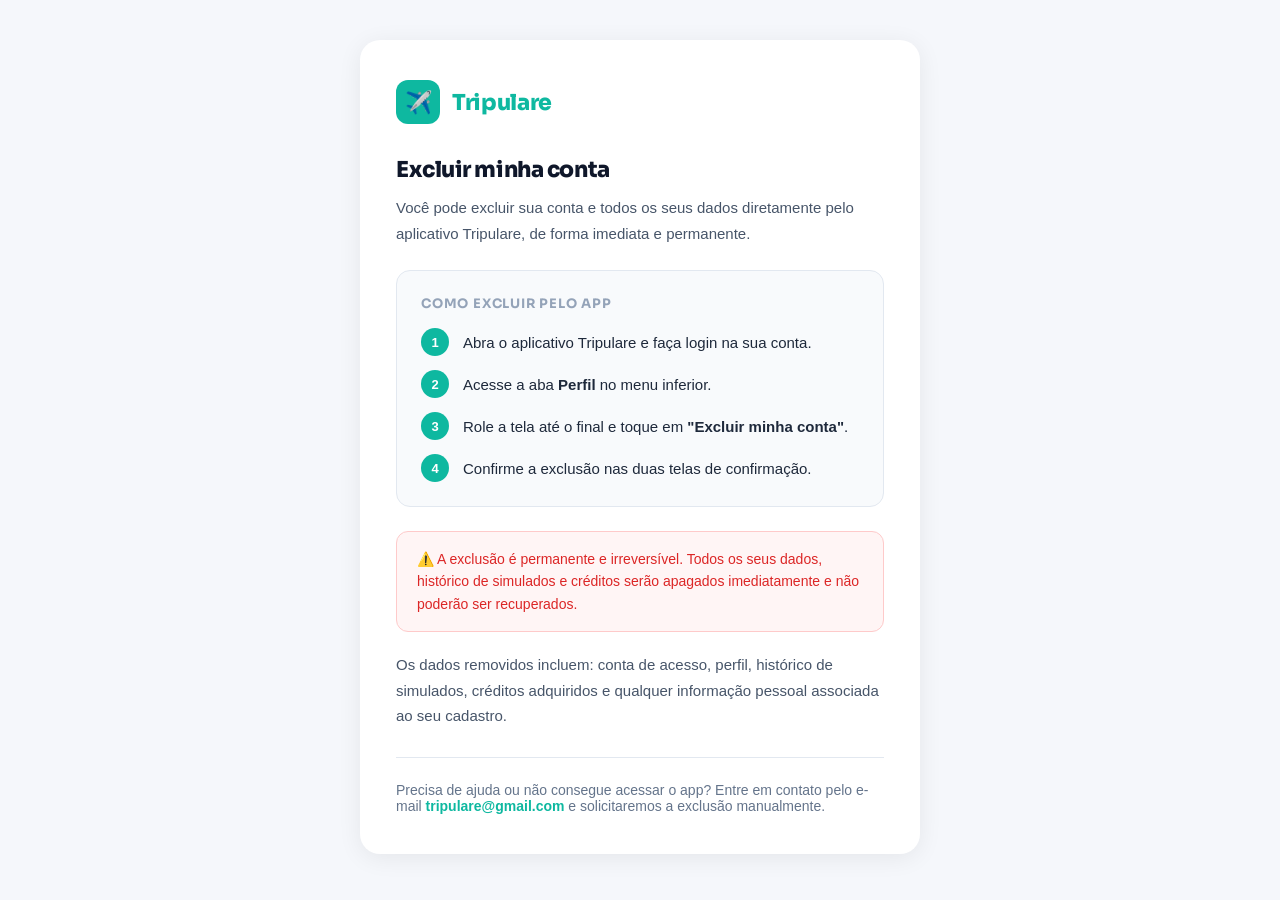
<file: deletar-conta.html>
<!DOCTYPE html>
<html lang="pt-BR">
<head>
  <meta charset="UTF-8" />
  <meta name="viewport" content="width=device-width, initial-scale=1.0" />
  <title>Excluir Conta — Tripulare</title>
  <link rel="preconnect" href="https://fonts.googleapis.com"><link rel="preconnect" href="https://fonts.gstatic.com" crossorigin><link href="https://fonts.googleapis.com/css2?family=Sora:wght@600;700;800&display=swap" rel="stylesheet">
  <style>
    h1, h2, .logo { font-family: Sora, -apple-system, sans-serif; letter-spacing: -0.02em; }
    .site-header { display: flex; align-items: center; justify-content: space-between; gap: 12px; margin-bottom: 36px; }
    .site-brand { display: flex; align-items: center; gap: 10px; text-decoration: none; }
    .site-brand img { width: 34px; height: 34px; border-radius: 9px; box-shadow: 0 2px 8px rgba(47,168,54,0.35); }
    .site-brand span { font-family: Sora, sans-serif; font-size: 18px; font-weight: 800; color: #0D1B1E; }
    .back-link { font-size: 14px; font-weight: 700; color: #0EA08C; text-decoration: none; }
    .back-link:hover { color: #0B8474; }
  </style>
  <style>
    * { box-sizing: border-box; margin: 0; padding: 0; }
    body {
      font-family: -apple-system, BlinkMacSystemFont, 'Segoe UI', Roboto, sans-serif;
      background: #F5F7FB;
      color: #1E293B;
      min-height: 100vh;
      display: flex;
      flex-direction: column;
      align-items: center;
      padding: 40px 20px;
    }
    .card {
      background: #fff;
      border-radius: 20px;
      padding: 40px 36px;
      max-width: 560px;
      width: 100%;
      box-shadow: 0 4px 24px rgba(0,0,0,0.07);
    }
    .logo {
      display: flex;
      align-items: center;
      gap: 12px;
      margin-bottom: 32px;
    }
    .logo-icon {
      width: 44px;
      height: 44px;
      background: #0EB8A0;
      border-radius: 12px;
      display: flex;
      align-items: center;
      justify-content: center;
      font-size: 22px;
    }
    .logo-name {
      font-size: 22px;
      font-weight: 800;
      color: #0EB8A0;
    }
    h1 {
      font-size: 22px;
      font-weight: 800;
      color: #0F172A;
      margin-bottom: 12px;
    }
    p {
      font-size: 15px;
      color: #475569;
      line-height: 1.7;
      margin-bottom: 16px;
    }
    .steps {
      background: #F8FAFC;
      border: 1px solid #E2E8F0;
      border-radius: 14px;
      padding: 24px;
      margin: 24px 0;
    }
    .steps h2 {
      font-size: 13px;
      font-weight: 700;
      color: #94A3B8;
      letter-spacing: 0.8px;
      text-transform: uppercase;
      margin-bottom: 16px;
    }
    .step {
      display: flex;
      align-items: flex-start;
      gap: 14px;
      margin-bottom: 14px;
    }
    .step:last-child { margin-bottom: 0; }
    .step-num {
      width: 28px;
      height: 28px;
      border-radius: 50%;
      background: #0EB8A0;
      color: #fff;
      font-size: 13px;
      font-weight: 800;
      display: flex;
      align-items: center;
      justify-content: center;
      flex-shrink: 0;
    }
    .step-text {
      font-size: 15px;
      color: #1E293B;
      line-height: 1.6;
      padding-top: 3px;
    }
    .warning {
      background: #FFF5F5;
      border: 1px solid #FECACA;
      border-radius: 12px;
      padding: 16px 20px;
      margin: 20px 0;
      font-size: 14px;
      color: #DC2626;
      line-height: 1.6;
    }
    .contact {
      margin-top: 28px;
      padding-top: 24px;
      border-top: 1px solid #E2E8F0;
      font-size: 14px;
      color: #64748B;
    }
    .contact a {
      color: #0EB8A0;
      font-weight: 700;
      text-decoration: none;
    }
    .contact a:hover { text-decoration: underline; }
  </style>
</head>
<body>
  <div class="card">
    <div class="logo">
      <div class="logo-icon">✈️</div>
      <span class="logo-name">Tripulare</span>
    </div>

    <h1>Excluir minha conta</h1>
    <p>
      Você pode excluir sua conta e todos os seus dados diretamente pelo aplicativo Tripulare, de forma imediata e permanente.
    </p>

    <div class="steps">
      <h2>Como excluir pelo app</h2>
      <div class="step">
        <div class="step-num">1</div>
        <div class="step-text">Abra o aplicativo Tripulare e faça login na sua conta.</div>
      </div>
      <div class="step">
        <div class="step-num">2</div>
        <div class="step-text">Acesse a aba <strong>Perfil</strong> no menu inferior.</div>
      </div>
      <div class="step">
        <div class="step-num">3</div>
        <div class="step-text">Role a tela até o final e toque em <strong>"Excluir minha conta"</strong>.</div>
      </div>
      <div class="step">
        <div class="step-num">4</div>
        <div class="step-text">Confirme a exclusão nas duas telas de confirmação.</div>
      </div>
    </div>

    <div class="warning">
      ⚠️ A exclusão é permanente e irreversível. Todos os seus dados, histórico de simulados e créditos serão apagados imediatamente e não poderão ser recuperados.
    </div>

    <p>
      Os dados removidos incluem: conta de acesso, perfil, histórico de simulados, créditos adquiridos e qualquer informação pessoal associada ao seu cadastro.
    </p>

    <div class="contact">
      Precisa de ajuda ou não consegue acessar o app? Entre em contato pelo e-mail
      <a href="mailto:tripulare@gmail.com">tripulare@gmail.com</a> e solicitaremos a exclusão manualmente.
    </div>
  </div>
</body>
</html>
</file>
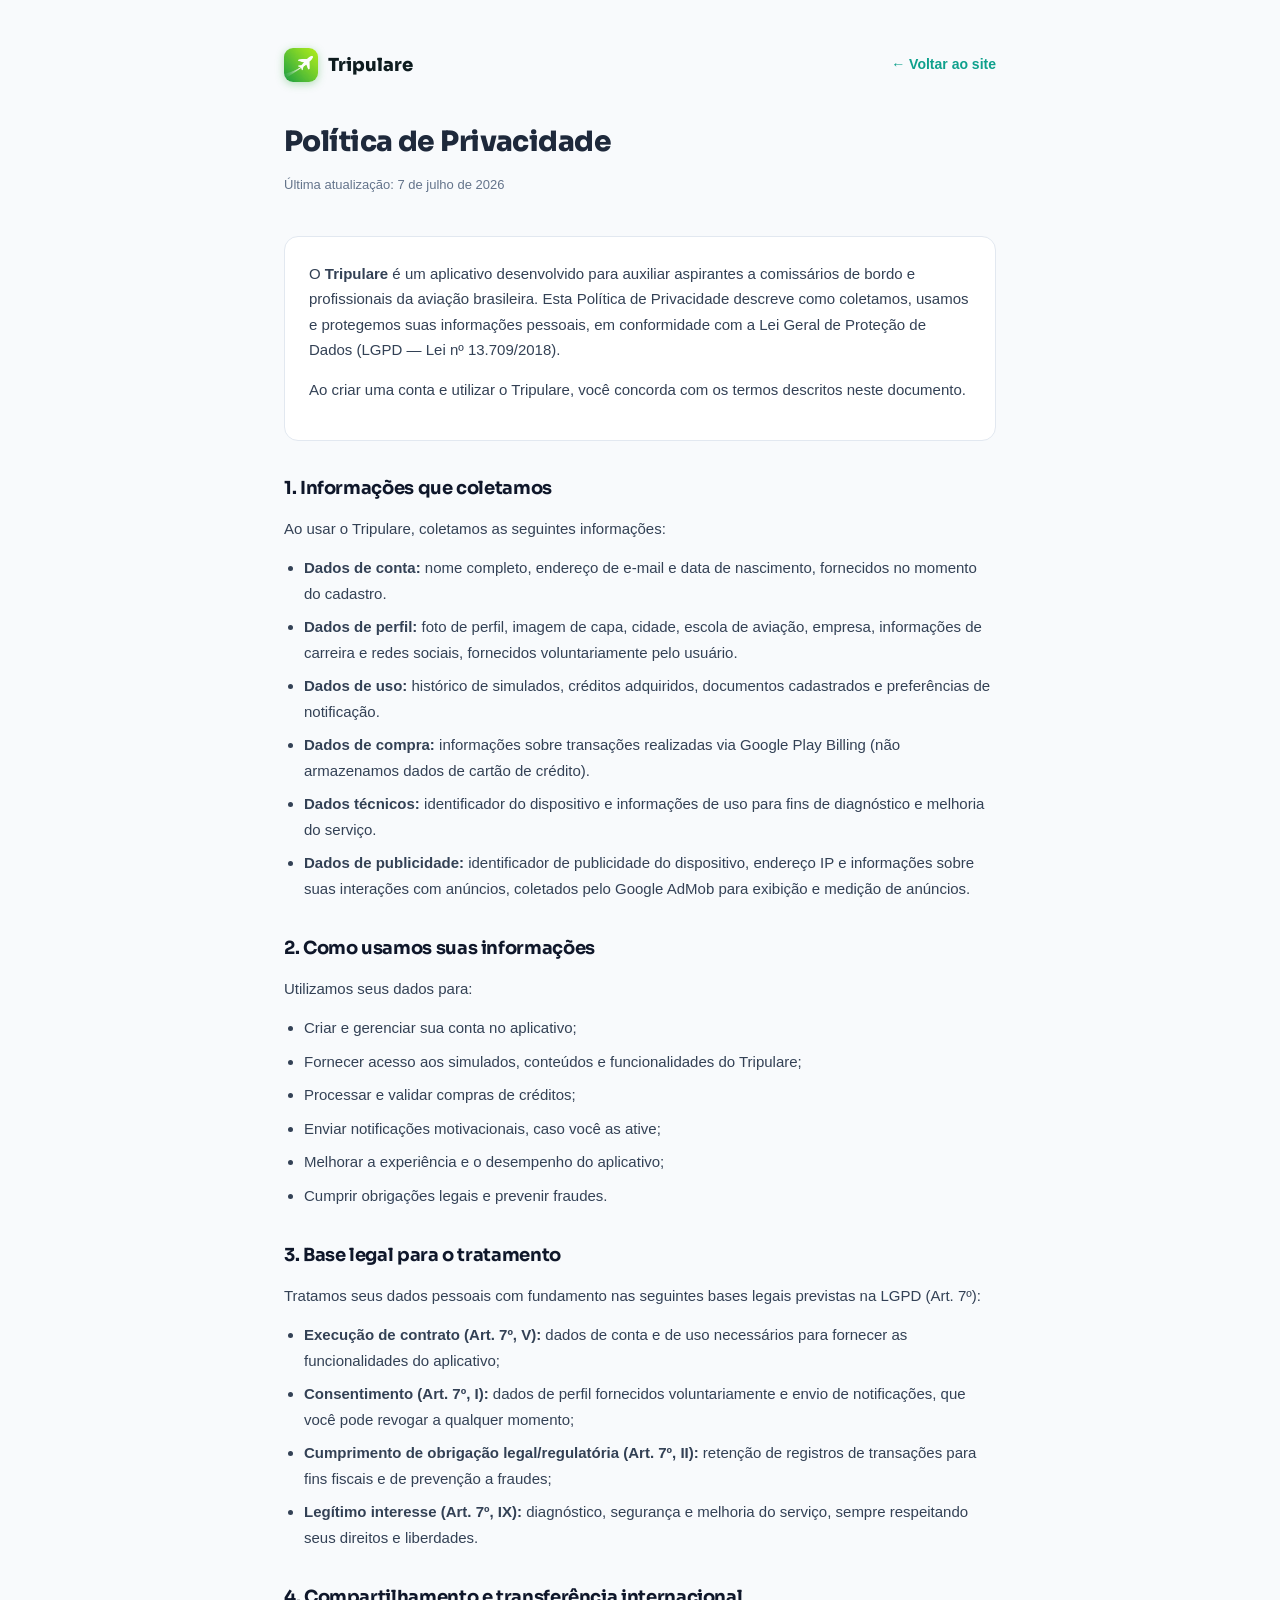
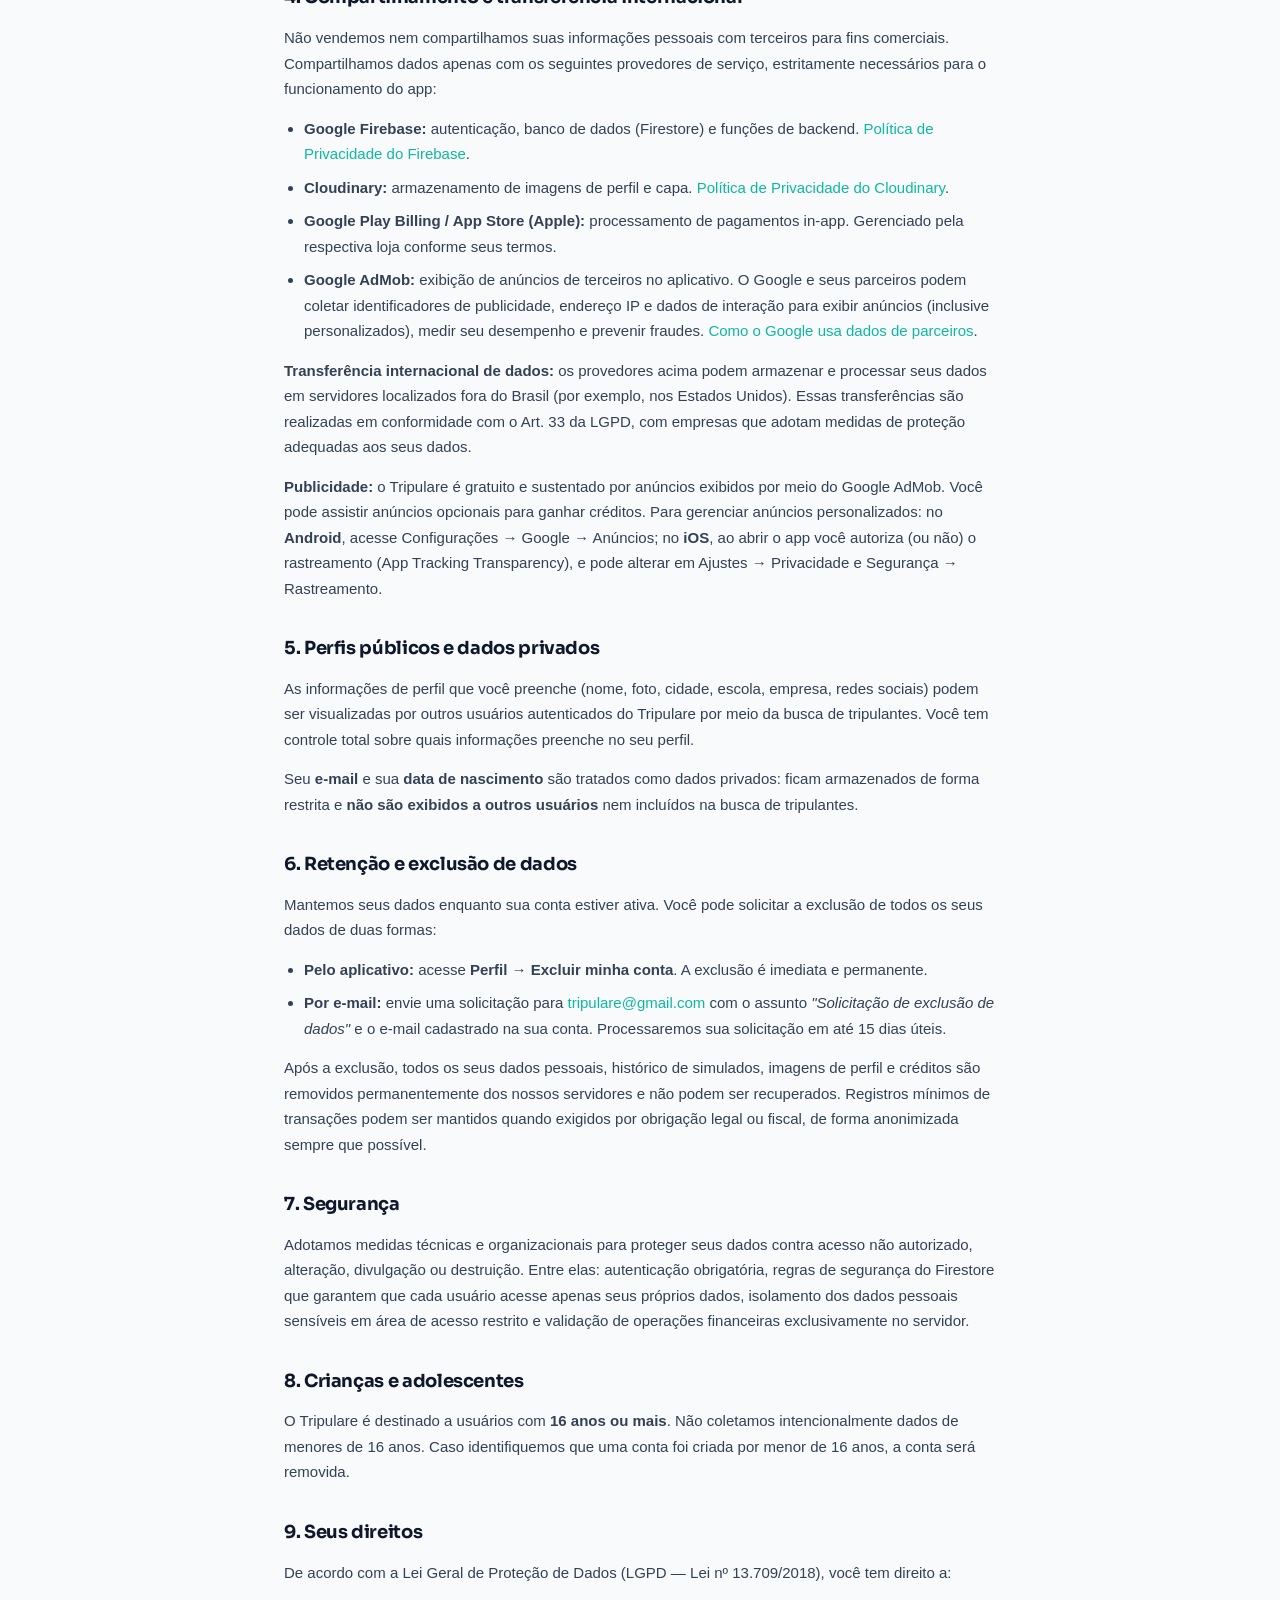
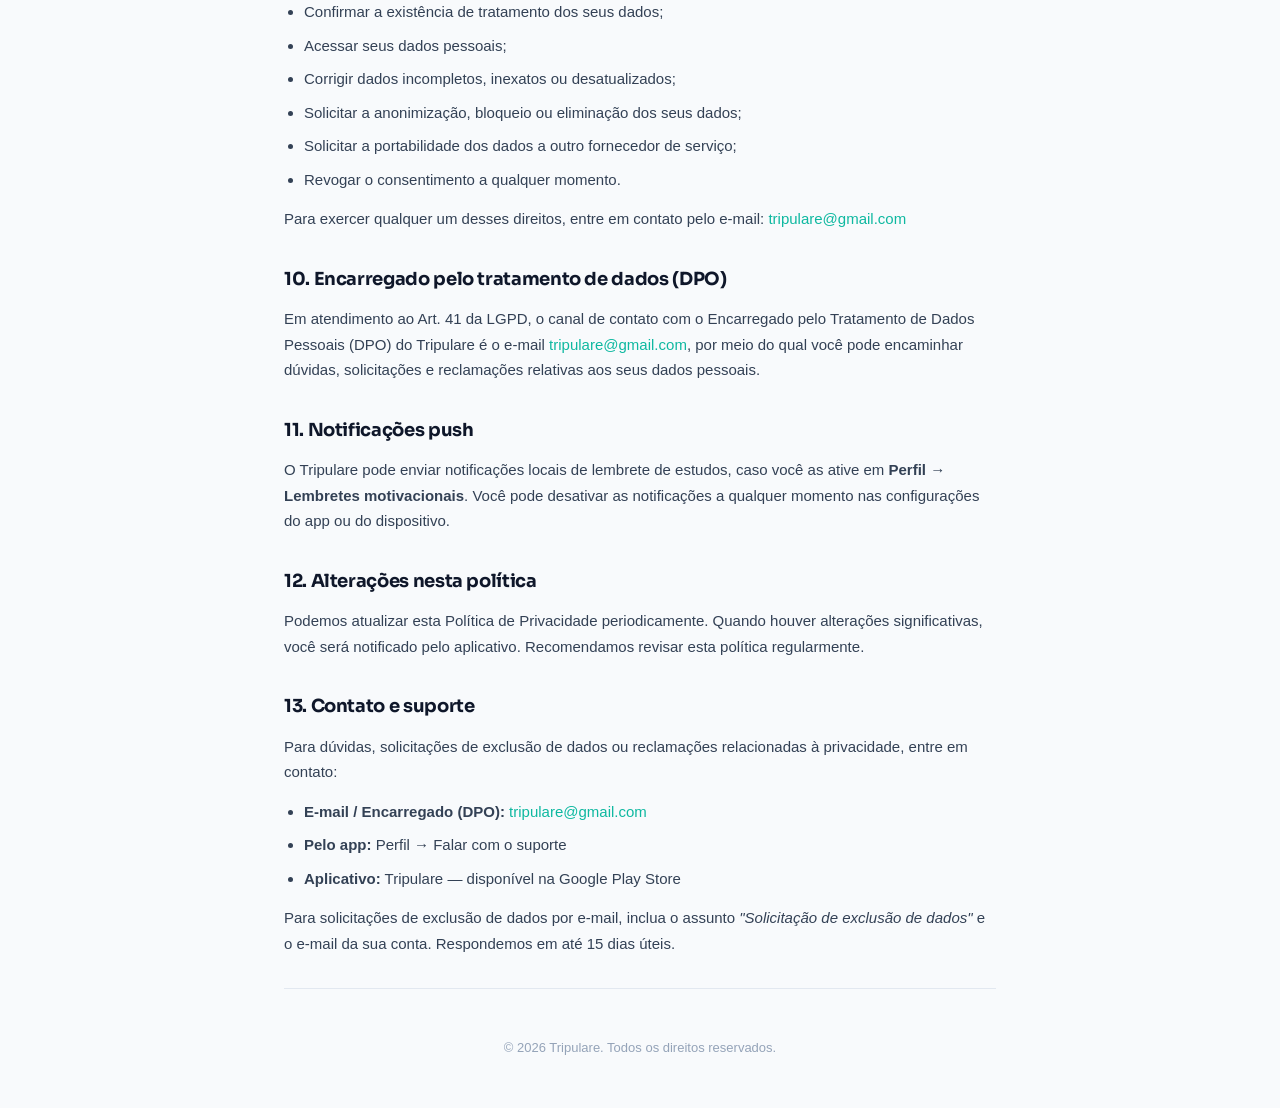
<file: privacidade.html>
<!DOCTYPE html>
<html lang="pt-BR">
<head>
  <meta charset="UTF-8" />
  <meta name="viewport" content="width=device-width, initial-scale=1.0" />
  <title>Política de Privacidade — Tripulare</title>
  <link rel="preconnect" href="https://fonts.googleapis.com"><link rel="preconnect" href="https://fonts.gstatic.com" crossorigin><link href="https://fonts.googleapis.com/css2?family=Sora:wght@600;700;800&display=swap" rel="stylesheet">
  <style>
    h1, h2, .logo { font-family: Sora, -apple-system, sans-serif; letter-spacing: -0.02em; }
    .site-header { display: flex; align-items: center; justify-content: space-between; gap: 12px; margin-bottom: 36px; }
    .site-brand { display: flex; align-items: center; gap: 10px; text-decoration: none; }
    .site-brand img { width: 34px; height: 34px; border-radius: 9px; box-shadow: 0 2px 8px rgba(47,168,54,0.35); }
    .site-brand span { font-family: Sora, sans-serif; font-size: 18px; font-weight: 800; color: #0D1B1E; }
    .back-link { font-size: 14px; font-weight: 700; color: #0EA08C; text-decoration: none; }
    .back-link:hover { color: #0B8474; }
  </style>
  <style>
    * { box-sizing: border-box; margin: 0; padding: 0; }
    body { font-family: -apple-system, BlinkMacSystemFont, 'Segoe UI', sans-serif; background: #f8fafc; color: #1e293b; line-height: 1.7; }
    .container { max-width: 760px; margin: 0 auto; padding: 48px 24px; }
    .logo { font-size: 22px; font-weight: 800; color: #0eb8a0; margin-bottom: 8px; }
    h1 { font-size: 28px; font-weight: 800; margin-bottom: 8px; }
    .updated { font-size: 13px; color: #64748b; margin-bottom: 40px; }
    h2 { font-size: 18px; font-weight: 700; margin: 32px 0 12px; color: #0f172a; }
    p { margin-bottom: 14px; font-size: 15px; color: #334155; }
    ul { padding-left: 20px; margin-bottom: 14px; }
    li { margin-bottom: 8px; font-size: 15px; color: #334155; }
    a { color: #0eb8a0; text-decoration: none; }
    .card { background: #fff; border: 1px solid #e2e8f0; border-radius: 14px; padding: 24px; margin-bottom: 32px; }
    hr { border: none; border-top: 1px solid #e2e8f0; margin: 32px 0; }
    footer { font-size: 13px; color: #94a3b8; text-align: center; margin-top: 48px; }
  </style>
</head>
<body>
  <div class="container">
    <div class="site-header">
      <a class="site-brand" href="index.html"><img src="assets/tripulare-logo.png" alt="Tripulare" /><span>Tripulare</span></a>
      <a class="back-link" href="index.html">← Voltar ao site</a>
    </div>
    <h1>Política de Privacidade</h1>
    <p class="updated">Última atualização: 7 de julho de 2026</p>

    <div class="card">
      <p>O <strong>Tripulare</strong> é um aplicativo desenvolvido para auxiliar aspirantes a comissários de bordo e profissionais da aviação brasileira. Esta Política de Privacidade descreve como coletamos, usamos e protegemos suas informações pessoais, em conformidade com a Lei Geral de Proteção de Dados (LGPD — Lei nº 13.709/2018).</p>
      <p>Ao criar uma conta e utilizar o Tripulare, você concorda com os termos descritos neste documento.</p>
    </div>

    <h2>1. Informações que coletamos</h2>
    <p>Ao usar o Tripulare, coletamos as seguintes informações:</p>
    <ul>
      <li><strong>Dados de conta:</strong> nome completo, endereço de e-mail e data de nascimento, fornecidos no momento do cadastro.</li>
      <li><strong>Dados de perfil:</strong> foto de perfil, imagem de capa, cidade, escola de aviação, empresa, informações de carreira e redes sociais, fornecidos voluntariamente pelo usuário.</li>
      <li><strong>Dados de uso:</strong> histórico de simulados, créditos adquiridos, documentos cadastrados e preferências de notificação.</li>
      <li><strong>Dados de compra:</strong> informações sobre transações realizadas via Google Play Billing (não armazenamos dados de cartão de crédito).</li>
      <li><strong>Dados técnicos:</strong> identificador do dispositivo e informações de uso para fins de diagnóstico e melhoria do serviço.</li>
      <li><strong>Dados de publicidade:</strong> identificador de publicidade do dispositivo, endereço IP e informações sobre suas interações com anúncios, coletados pelo Google AdMob para exibição e medição de anúncios.</li>
    </ul>

    <h2>2. Como usamos suas informações</h2>
    <p>Utilizamos seus dados para:</p>
    <ul>
      <li>Criar e gerenciar sua conta no aplicativo;</li>
      <li>Fornecer acesso aos simulados, conteúdos e funcionalidades do Tripulare;</li>
      <li>Processar e validar compras de créditos;</li>
      <li>Enviar notificações motivacionais, caso você as ative;</li>
      <li>Melhorar a experiência e o desempenho do aplicativo;</li>
      <li>Cumprir obrigações legais e prevenir fraudes.</li>
    </ul>

    <h2>3. Base legal para o tratamento</h2>
    <p>Tratamos seus dados pessoais com fundamento nas seguintes bases legais previstas na LGPD (Art. 7º):</p>
    <ul>
      <li><strong>Execução de contrato (Art. 7º, V):</strong> dados de conta e de uso necessários para fornecer as funcionalidades do aplicativo;</li>
      <li><strong>Consentimento (Art. 7º, I):</strong> dados de perfil fornecidos voluntariamente e envio de notificações, que você pode revogar a qualquer momento;</li>
      <li><strong>Cumprimento de obrigação legal/regulatória (Art. 7º, II):</strong> retenção de registros de transações para fins fiscais e de prevenção a fraudes;</li>
      <li><strong>Legítimo interesse (Art. 7º, IX):</strong> diagnóstico, segurança e melhoria do serviço, sempre respeitando seus direitos e liberdades.</li>
    </ul>

    <h2>4. Compartilhamento e transferência internacional</h2>
    <p>Não vendemos nem compartilhamos suas informações pessoais com terceiros para fins comerciais. Compartilhamos dados apenas com os seguintes provedores de serviço, estritamente necessários para o funcionamento do app:</p>
    <ul>
      <li><strong>Google Firebase:</strong> autenticação, banco de dados (Firestore) e funções de backend. <a href="https://firebase.google.com/support/privacy" target="_blank">Política de Privacidade do Firebase</a>.</li>
      <li><strong>Cloudinary:</strong> armazenamento de imagens de perfil e capa. <a href="https://cloudinary.com/privacy" target="_blank">Política de Privacidade do Cloudinary</a>.</li>
      <li><strong>Google Play Billing / App Store (Apple):</strong> processamento de pagamentos in-app. Gerenciado pela respectiva loja conforme seus termos.</li>
      <li><strong>Google AdMob:</strong> exibição de anúncios de terceiros no aplicativo. O Google e seus parceiros podem coletar identificadores de publicidade, endereço IP e dados de interação para exibir anúncios (inclusive personalizados), medir seu desempenho e prevenir fraudes. <a href="https://policies.google.com/technologies/partner-sites" target="_blank">Como o Google usa dados de parceiros</a>.</li>
    </ul>
    <p><strong>Transferência internacional de dados:</strong> os provedores acima podem armazenar e processar seus dados em servidores localizados fora do Brasil (por exemplo, nos Estados Unidos). Essas transferências são realizadas em conformidade com o Art. 33 da LGPD, com empresas que adotam medidas de proteção adequadas aos seus dados.</p>
    <p><strong>Publicidade:</strong> o Tripulare é gratuito e sustentado por anúncios exibidos por meio do Google AdMob. Você pode assistir anúncios opcionais para ganhar créditos. Para gerenciar anúncios personalizados: no <strong>Android</strong>, acesse Configurações → Google → Anúncios; no <strong>iOS</strong>, ao abrir o app você autoriza (ou não) o rastreamento (App Tracking Transparency), e pode alterar em Ajustes → Privacidade e Segurança → Rastreamento.</p>

    <h2>5. Perfis públicos e dados privados</h2>
    <p>As informações de perfil que você preenche (nome, foto, cidade, escola, empresa, redes sociais) podem ser visualizadas por outros usuários autenticados do Tripulare por meio da busca de tripulantes. Você tem controle total sobre quais informações preenche no seu perfil.</p>
    <p>Seu <strong>e-mail</strong> e sua <strong>data de nascimento</strong> são tratados como dados privados: ficam armazenados de forma restrita e <strong>não são exibidos a outros usuários</strong> nem incluídos na busca de tripulantes.</p>

    <h2>6. Retenção e exclusão de dados</h2>
    <p>Mantemos seus dados enquanto sua conta estiver ativa. Você pode solicitar a exclusão de todos os seus dados de duas formas:</p>
    <ul>
      <li><strong>Pelo aplicativo:</strong> acesse <strong>Perfil → Excluir minha conta</strong>. A exclusão é imediata e permanente.</li>
      <li><strong>Por e-mail:</strong> envie uma solicitação para <a href="mailto:tripulare@gmail.com">tripulare@gmail.com</a> com o assunto <em>"Solicitação de exclusão de dados"</em> e o e-mail cadastrado na sua conta. Processaremos sua solicitação em até 15 dias úteis.</li>
    </ul>
    <p>Após a exclusão, todos os seus dados pessoais, histórico de simulados, imagens de perfil e créditos são removidos permanentemente dos nossos servidores e não podem ser recuperados. Registros mínimos de transações podem ser mantidos quando exigidos por obrigação legal ou fiscal, de forma anonimizada sempre que possível.</p>

    <h2>7. Segurança</h2>
    <p>Adotamos medidas técnicas e organizacionais para proteger seus dados contra acesso não autorizado, alteração, divulgação ou destruição. Entre elas: autenticação obrigatória, regras de segurança do Firestore que garantem que cada usuário acesse apenas seus próprios dados, isolamento dos dados pessoais sensíveis em área de acesso restrito e validação de operações financeiras exclusivamente no servidor.</p>

    <h2>8. Crianças e adolescentes</h2>
    <p>O Tripulare é destinado a usuários com <strong>16 anos ou mais</strong>. Não coletamos intencionalmente dados de menores de 16 anos. Caso identifiquemos que uma conta foi criada por menor de 16 anos, a conta será removida.</p>

    <h2>9. Seus direitos</h2>
    <p>De acordo com a Lei Geral de Proteção de Dados (LGPD — Lei nº 13.709/2018), você tem direito a:</p>
    <ul>
      <li>Confirmar a existência de tratamento dos seus dados;</li>
      <li>Acessar seus dados pessoais;</li>
      <li>Corrigir dados incompletos, inexatos ou desatualizados;</li>
      <li>Solicitar a anonimização, bloqueio ou eliminação dos seus dados;</li>
      <li>Solicitar a portabilidade dos dados a outro fornecedor de serviço;</li>
      <li>Revogar o consentimento a qualquer momento.</li>
    </ul>
    <p>Para exercer qualquer um desses direitos, entre em contato pelo e-mail: <a href="mailto:tripulare@gmail.com">tripulare@gmail.com</a></p>

    <h2>10. Encarregado pelo tratamento de dados (DPO)</h2>
    <p>Em atendimento ao Art. 41 da LGPD, o canal de contato com o Encarregado pelo Tratamento de Dados Pessoais (DPO) do Tripulare é o e-mail <a href="mailto:tripulare@gmail.com">tripulare@gmail.com</a>, por meio do qual você pode encaminhar dúvidas, solicitações e reclamações relativas aos seus dados pessoais.</p>

    <h2>11. Notificações push</h2>
    <p>O Tripulare pode enviar notificações locais de lembrete de estudos, caso você as ative em <strong>Perfil → Lembretes motivacionais</strong>. Você pode desativar as notificações a qualquer momento nas configurações do app ou do dispositivo.</p>

    <h2>12. Alterações nesta política</h2>
    <p>Podemos atualizar esta Política de Privacidade periodicamente. Quando houver alterações significativas, você será notificado pelo aplicativo. Recomendamos revisar esta política regularmente.</p>

    <h2>13. Contato e suporte</h2>
    <p>Para dúvidas, solicitações de exclusão de dados ou reclamações relacionadas à privacidade, entre em contato:</p>
    <ul>
      <li><strong>E-mail / Encarregado (DPO):</strong> <a href="mailto:tripulare@gmail.com">tripulare@gmail.com</a></li>
      <li><strong>Pelo app:</strong> Perfil → Falar com o suporte</li>
      <li><strong>Aplicativo:</strong> Tripulare — disponível na Google Play Store</li>
    </ul>
    <p>Para solicitações de exclusão de dados por e-mail, inclua o assunto <em>"Solicitação de exclusão de dados"</em> e o e-mail da sua conta. Respondemos em até 15 dias úteis.</p>

    <hr />
    <footer>© 2026 Tripulare. Todos os direitos reservados.</footer>
  </div>
</body>
</html>
</file>
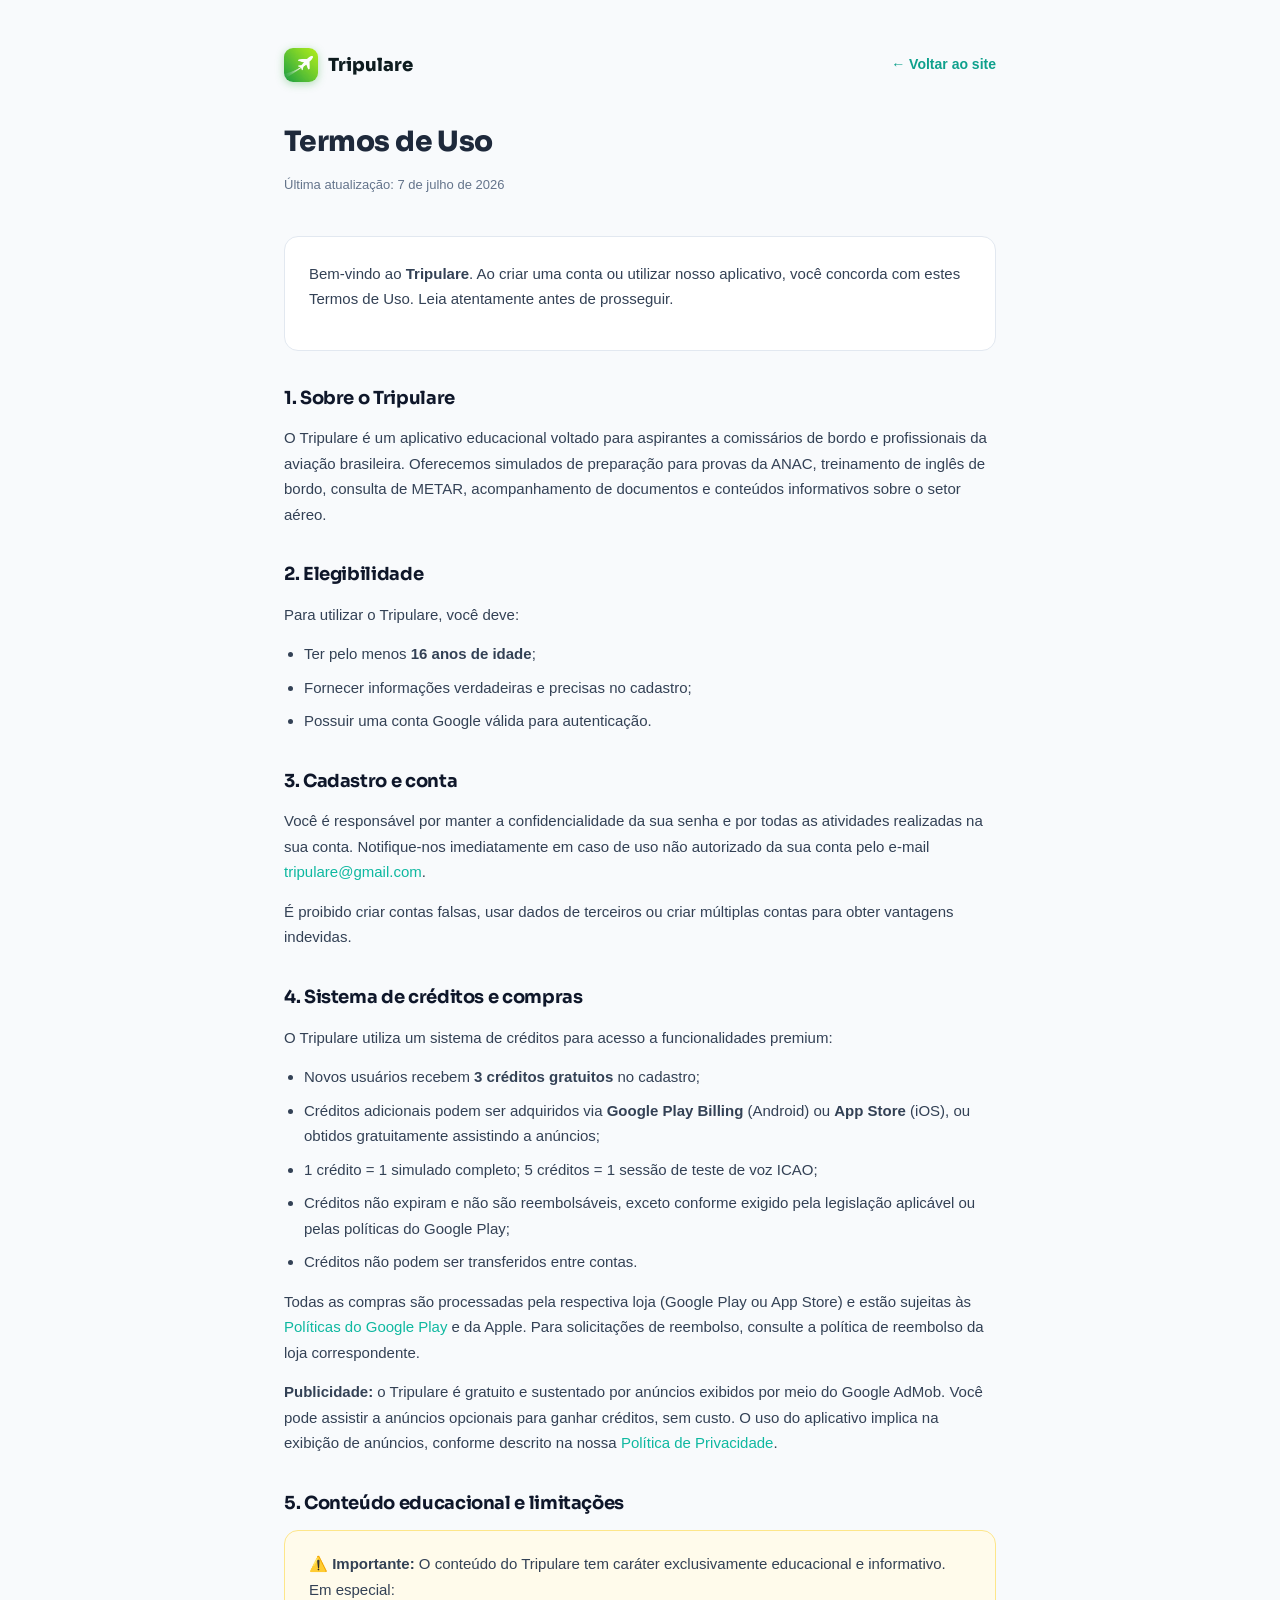
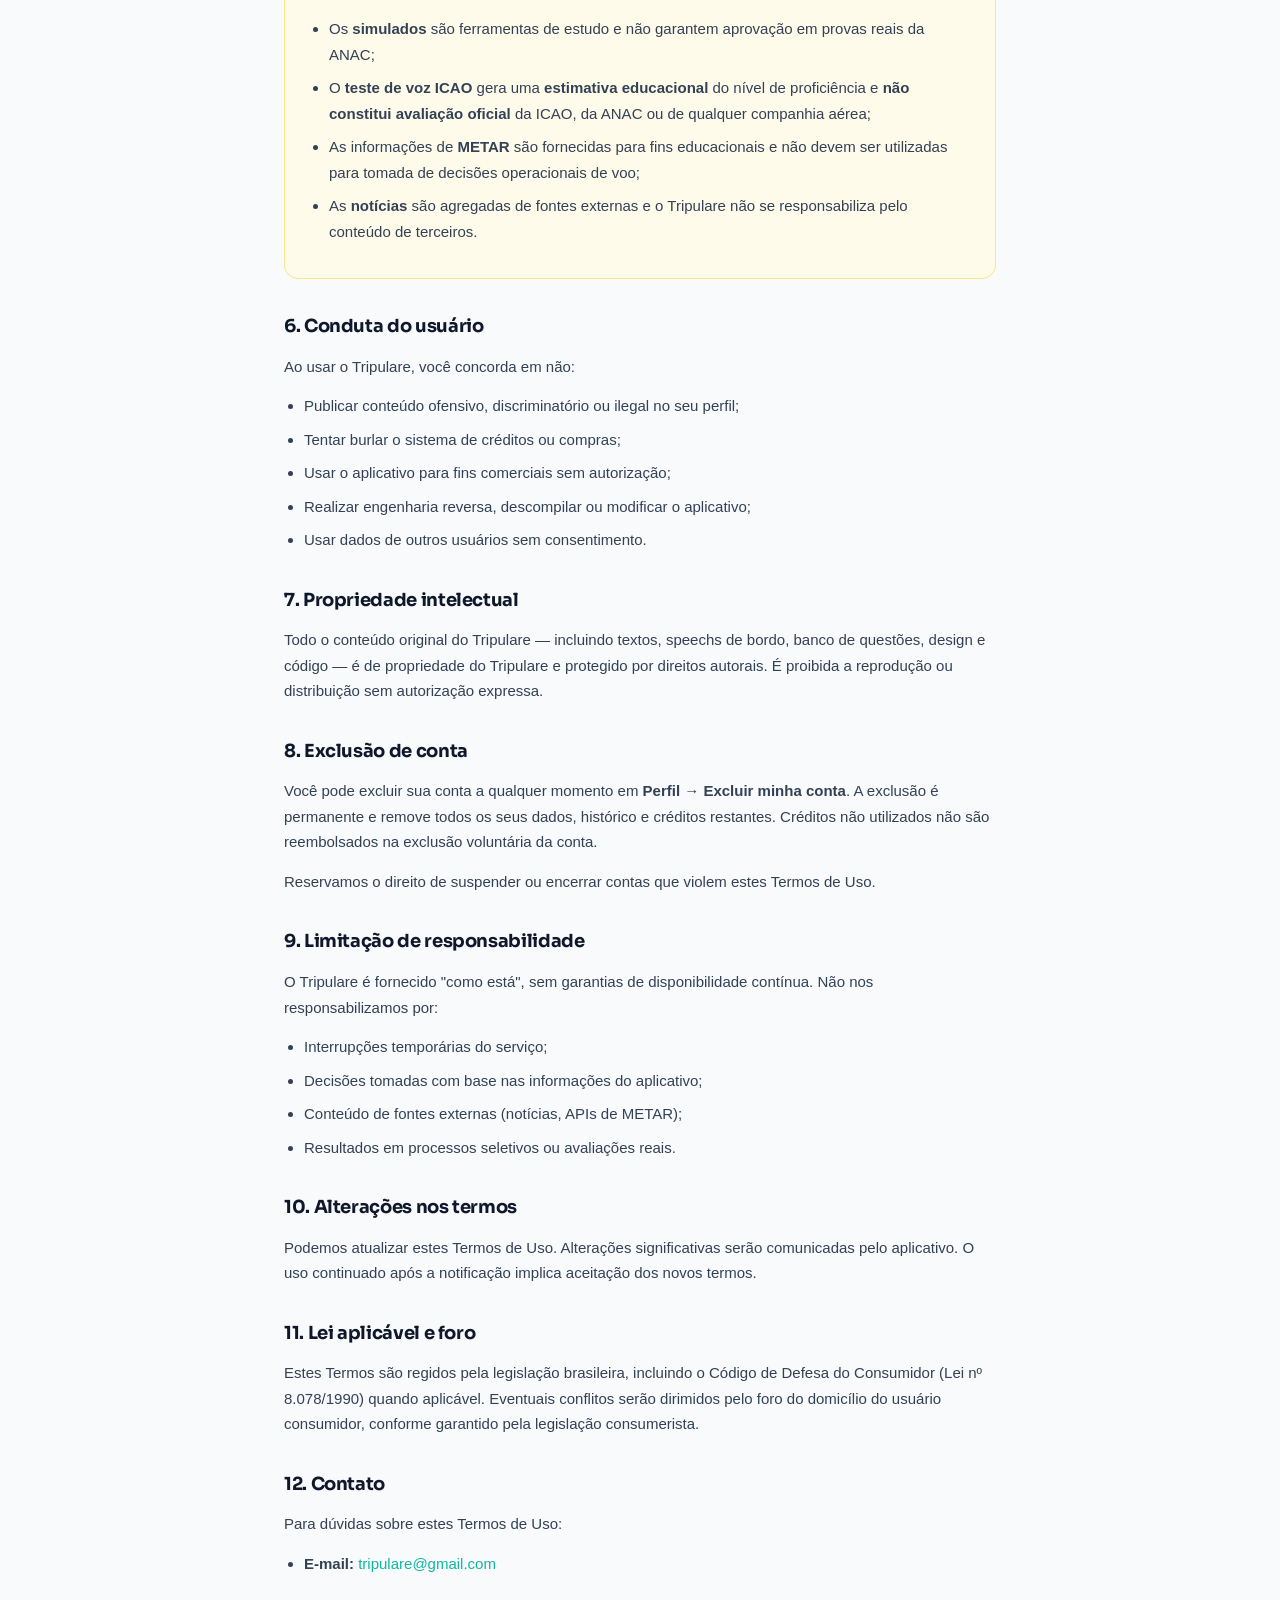
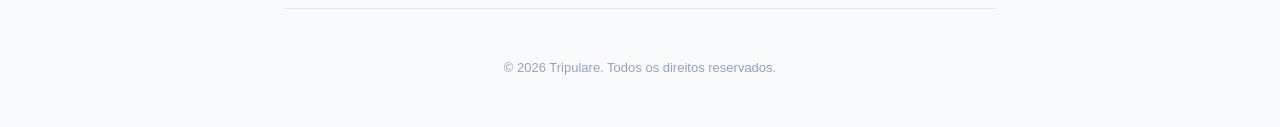
<file: termos.html>
<!DOCTYPE html>
<html lang="pt-BR">
<head>
  <meta charset="UTF-8" />
  <meta name="viewport" content="width=device-width, initial-scale=1.0" />
  <title>Termos de Uso — Tripulare</title>
  <link rel="preconnect" href="https://fonts.googleapis.com"><link rel="preconnect" href="https://fonts.gstatic.com" crossorigin><link href="https://fonts.googleapis.com/css2?family=Sora:wght@600;700;800&display=swap" rel="stylesheet">
  <style>
    h1, h2, .logo { font-family: Sora, -apple-system, sans-serif; letter-spacing: -0.02em; }
    .site-header { display: flex; align-items: center; justify-content: space-between; gap: 12px; margin-bottom: 36px; }
    .site-brand { display: flex; align-items: center; gap: 10px; text-decoration: none; }
    .site-brand img { width: 34px; height: 34px; border-radius: 9px; box-shadow: 0 2px 8px rgba(47,168,54,0.35); }
    .site-brand span { font-family: Sora, sans-serif; font-size: 18px; font-weight: 800; color: #0D1B1E; }
    .back-link { font-size: 14px; font-weight: 700; color: #0EA08C; text-decoration: none; }
    .back-link:hover { color: #0B8474; }
  </style>
  <style>
    * { box-sizing: border-box; margin: 0; padding: 0; }
    body { font-family: -apple-system, BlinkMacSystemFont, 'Segoe UI', sans-serif; background: #f8fafc; color: #1e293b; line-height: 1.7; }
    .container { max-width: 760px; margin: 0 auto; padding: 48px 24px; }
    .logo { font-size: 22px; font-weight: 800; color: #0eb8a0; margin-bottom: 8px; }
    h1 { font-size: 28px; font-weight: 800; margin-bottom: 8px; }
    .updated { font-size: 13px; color: #64748b; margin-bottom: 40px; }
    h2 { font-size: 18px; font-weight: 700; margin: 32px 0 12px; color: #0f172a; }
    p { margin-bottom: 14px; font-size: 15px; color: #334155; }
    ul { padding-left: 20px; margin-bottom: 14px; }
    li { margin-bottom: 8px; font-size: 15px; color: #334155; }
    a { color: #0eb8a0; text-decoration: none; }
    .card { background: #fff; border: 1px solid #e2e8f0; border-radius: 14px; padding: 24px; margin-bottom: 32px; }
    .warning { background: #fffbeb; border: 1px solid #fde68a; border-radius: 14px; padding: 20px 24px; margin-bottom: 32px; }
    hr { border: none; border-top: 1px solid #e2e8f0; margin: 32px 0; }
    footer { font-size: 13px; color: #94a3b8; text-align: center; margin-top: 48px; }
  </style>
</head>
<body>
  <div class="container">
    <div class="site-header">
      <a class="site-brand" href="index.html"><img src="assets/tripulare-logo.png" alt="Tripulare" /><span>Tripulare</span></a>
      <a class="back-link" href="index.html">← Voltar ao site</a>
    </div>
    <h1>Termos de Uso</h1>
    <p class="updated">Última atualização: 7 de julho de 2026</p>

    <div class="card">
      <p>Bem-vindo ao <strong>Tripulare</strong>. Ao criar uma conta ou utilizar nosso aplicativo, você concorda com estes Termos de Uso. Leia atentamente antes de prosseguir.</p>
    </div>

    <h2>1. Sobre o Tripulare</h2>
    <p>O Tripulare é um aplicativo educacional voltado para aspirantes a comissários de bordo e profissionais da aviação brasileira. Oferecemos simulados de preparação para provas da ANAC, treinamento de inglês de bordo, consulta de METAR, acompanhamento de documentos e conteúdos informativos sobre o setor aéreo.</p>

    <h2>2. Elegibilidade</h2>
    <p>Para utilizar o Tripulare, você deve:</p>
    <ul>
      <li>Ter pelo menos <strong>16 anos de idade</strong>;</li>
      <li>Fornecer informações verdadeiras e precisas no cadastro;</li>
      <li>Possuir uma conta Google válida para autenticação.</li>
    </ul>

    <h2>3. Cadastro e conta</h2>
    <p>Você é responsável por manter a confidencialidade da sua senha e por todas as atividades realizadas na sua conta. Notifique-nos imediatamente em caso de uso não autorizado da sua conta pelo e-mail <a href="mailto:tripulare@gmail.com">tripulare@gmail.com</a>.</p>
    <p>É proibido criar contas falsas, usar dados de terceiros ou criar múltiplas contas para obter vantagens indevidas.</p>

    <h2>4. Sistema de créditos e compras</h2>
    <p>O Tripulare utiliza um sistema de créditos para acesso a funcionalidades premium:</p>
    <ul>
      <li>Novos usuários recebem <strong>3 créditos gratuitos</strong> no cadastro;</li>
      <li>Créditos adicionais podem ser adquiridos via <strong>Google Play Billing</strong> (Android) ou <strong>App Store</strong> (iOS), ou obtidos gratuitamente assistindo a anúncios;</li>
      <li>1 crédito = 1 simulado completo; 5 créditos = 1 sessão de teste de voz ICAO;</li>
      <li>Créditos não expiram e não são reembolsáveis, exceto conforme exigido pela legislação aplicável ou pelas políticas do Google Play;</li>
      <li>Créditos não podem ser transferidos entre contas.</li>
    </ul>
    <p>Todas as compras são processadas pela respectiva loja (Google Play ou App Store) e estão sujeitas às <a href="https://play.google.com/about/play-terms/" target="_blank">Políticas do Google Play</a> e da Apple. Para solicitações de reembolso, consulte a política de reembolso da loja correspondente.</p>
    <p><strong>Publicidade:</strong> o Tripulare é gratuito e sustentado por anúncios exibidos por meio do Google AdMob. Você pode assistir a anúncios opcionais para ganhar créditos, sem custo. O uso do aplicativo implica na exibição de anúncios, conforme descrito na nossa <a href="privacidade.html">Política de Privacidade</a>.</p>

    <h2>5. Conteúdo educacional e limitações</h2>
    <div class="warning">
      <p><strong>⚠️ Importante:</strong> O conteúdo do Tripulare tem caráter exclusivamente educacional e informativo. Em especial:</p>
      <ul>
        <li>Os <strong>simulados</strong> são ferramentas de estudo e não garantem aprovação em provas reais da ANAC;</li>
        <li>O <strong>teste de voz ICAO</strong> gera uma <strong>estimativa educacional</strong> do nível de proficiência e <strong>não constitui avaliação oficial</strong> da ICAO, da ANAC ou de qualquer companhia aérea;</li>
        <li>As informações de <strong>METAR</strong> são fornecidas para fins educacionais e não devem ser utilizadas para tomada de decisões operacionais de voo;</li>
        <li>As <strong>notícias</strong> são agregadas de fontes externas e o Tripulare não se responsabiliza pelo conteúdo de terceiros.</li>
      </ul>
    </div>

    <h2>6. Conduta do usuário</h2>
    <p>Ao usar o Tripulare, você concorda em não:</p>
    <ul>
      <li>Publicar conteúdo ofensivo, discriminatório ou ilegal no seu perfil;</li>
      <li>Tentar burlar o sistema de créditos ou compras;</li>
      <li>Usar o aplicativo para fins comerciais sem autorização;</li>
      <li>Realizar engenharia reversa, descompilar ou modificar o aplicativo;</li>
      <li>Usar dados de outros usuários sem consentimento.</li>
    </ul>

    <h2>7. Propriedade intelectual</h2>
    <p>Todo o conteúdo original do Tripulare — incluindo textos, speechs de bordo, banco de questões, design e código — é de propriedade do Tripulare e protegido por direitos autorais. É proibida a reprodução ou distribuição sem autorização expressa.</p>

    <h2>8. Exclusão de conta</h2>
    <p>Você pode excluir sua conta a qualquer momento em <strong>Perfil → Excluir minha conta</strong>. A exclusão é permanente e remove todos os seus dados, histórico e créditos restantes. Créditos não utilizados não são reembolsados na exclusão voluntária da conta.</p>
    <p>Reservamos o direito de suspender ou encerrar contas que violem estes Termos de Uso.</p>

    <h2>9. Limitação de responsabilidade</h2>
    <p>O Tripulare é fornecido "como está", sem garantias de disponibilidade contínua. Não nos responsabilizamos por:</p>
    <ul>
      <li>Interrupções temporárias do serviço;</li>
      <li>Decisões tomadas com base nas informações do aplicativo;</li>
      <li>Conteúdo de fontes externas (notícias, APIs de METAR);</li>
      <li>Resultados em processos seletivos ou avaliações reais.</li>
    </ul>

    <h2>10. Alterações nos termos</h2>
    <p>Podemos atualizar estes Termos de Uso. Alterações significativas serão comunicadas pelo aplicativo. O uso continuado após a notificação implica aceitação dos novos termos.</p>

    <h2>11. Lei aplicável e foro</h2>
    <p>Estes Termos são regidos pela legislação brasileira, incluindo o Código de Defesa do Consumidor (Lei nº 8.078/1990) quando aplicável. Eventuais conflitos serão dirimidos pelo foro do domicílio do usuário consumidor, conforme garantido pela legislação consumerista.</p>

    <h2>12. Contato</h2>
    <p>Para dúvidas sobre estes Termos de Uso:</p>
    <ul>
      <li><strong>E-mail:</strong> <a href="mailto:tripulare@gmail.com">tripulare@gmail.com</a></li>
    </ul>

    <hr />
    <footer>© 2026 Tripulare. Todos os direitos reservados.</footer>
  </div>
</body>
</html>
</file>
